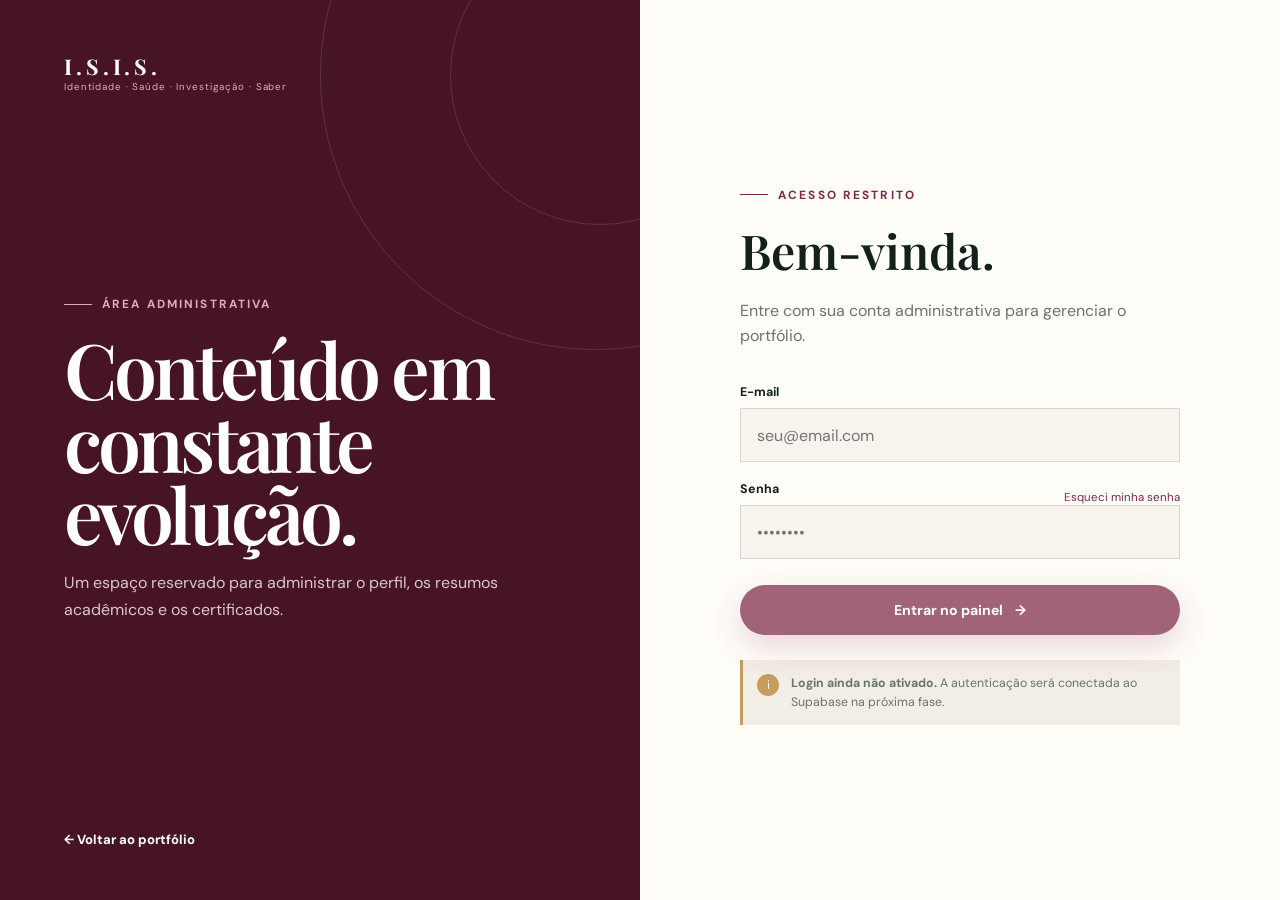
<file: login.html>
<!DOCTYPE html>
<html lang="pt-BR">
<head>

  <meta charset="UTF-8">

  <meta
    name="viewport"
    content="width=device-width, initial-scale=1.0"
  >

  <meta
    name="description"
    content="Área administrativa do portfólio I.S.I.S."
  >

  <title>Área administrativa | I.S.I.S.</title>

  <link
  rel="icon"
  type="image/svg+xml"
  href="assets/favicon.svg"
>

  <link rel="preconnect" href="https://fonts.googleapis.com">

  <link
    rel="preconnect"
    href="https://fonts.gstatic.com"
    crossorigin
  >

  <link
    href="https://fonts.googleapis.com/css2?family=DM+Sans:wght@400;500;600;700&family=Playfair+Display:wght@600;700&display=swap"
    rel="stylesheet"
  >

  <link rel="stylesheet" href="css/styles.css">

</head>

<body class="login-body">

  <main class="login-page">

    <section class="login-presentation">

      <a
  class="login-logo"
  href="./index.html"
  aria-label="Voltar para o portfólio"
>
  <strong>I.S.I.S.</strong>
  <span>Identidade · Saúde · Investigação · Saber</span>
</a>

      <div class="login-message">

        <p class="eyebrow light-eyebrow">
          <span></span>
          Área administrativa
        </p>

        <h1>Conteúdo em constante evolução.</h1>

        <p>
          Um espaço reservado para administrar o perfil,
          os resumos acadêmicos e os certificados.
        </p>

      </div>

      <a class="back-link" href="./index.html">
  ← Voltar ao portfólio
</a>

      <div class="login-circle circle-one"></div>
      <div class="login-circle circle-two"></div>

    </section>

    <section class="login-area">

      <form class="login-card" id="login-form">

        <div class="mobile-login-logo">
          <strong>I.S.I.S.</strong>
          <span>Área administrativa</span>
        </div>

        <p class="eyebrow">
          <span></span>
          Acesso restrito
        </p>

        <h2>Bem-vinda.</h2>

        <p class="login-description">
          Entre com sua conta administrativa para gerenciar
          o portfólio.
        </p>

        <label for="email">E-mail</label>

        <input
          id="email"
          name="email"
          type="email"
          autocomplete="email"
          placeholder="seu@email.com"
          disabled
        >

        <div class="password-label">

          <label for="password">Senha</label>

          <button type="button" disabled>
            Esqueci minha senha
          </button>

        </div>

        <input
          id="password"
          name="password"
          type="password"
          autocomplete="current-password"
          placeholder="••••••••"
          disabled
        >

        <button
          class="button button-primary login-submit"
          type="submit"
          disabled
        >
          Entrar no painel <span>→</span>
        </button>

        <div class="prototype-alert">

          <span>i</span>

          <p>
            <strong>Login ainda não ativado.</strong>
            A autenticação será conectada ao Supabase
            na próxima fase.
          </p>

        </div>

      </form>

    </section>

  </main>

  <script src="js/main.js"></script>

</body>
</html>
</file>
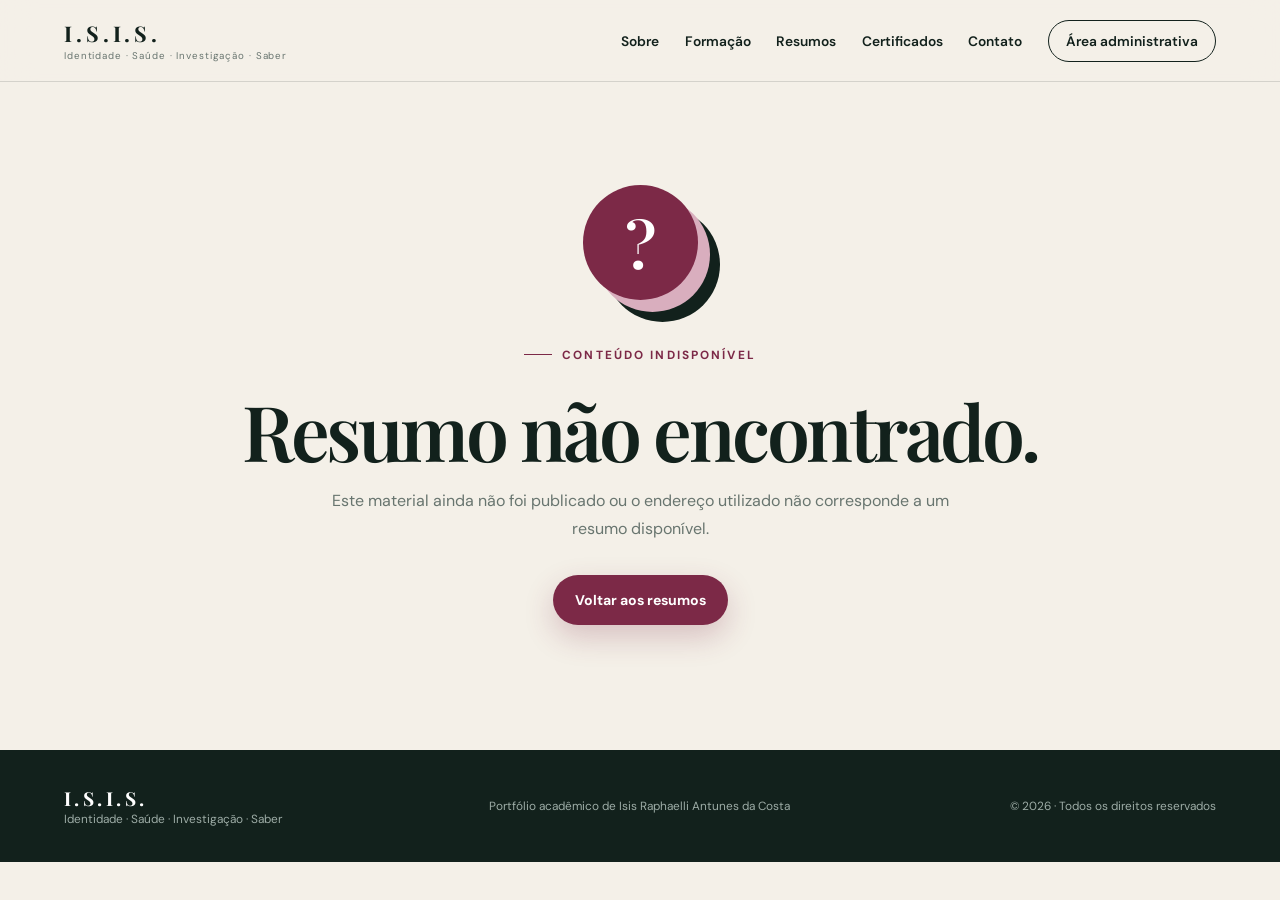
<file: resumo.html>
<!DOCTYPE html>
<html lang="pt-BR">
<head>

  <meta charset="UTF-8">

  <meta
    name="viewport"
    content="width=device-width, initial-scale=1.0"
  >

  <meta
    name="description"
    content="Visualização de resumo acadêmico do portfólio I.S.I.S."
  >

  <title>Resumo acadêmico | I.S.I.S.</title>

  <link
    rel="icon"
    type="image/svg+xml"
    href="assets/favicon.svg"
  >

  <link rel="preconnect" href="https://fonts.googleapis.com">

  <link
    rel="preconnect"
    href="https://fonts.gstatic.com"
    crossorigin
  >

  <link
    href="https://fonts.googleapis.com/css2?family=DM+Sans:wght@400;500;600;700&family=Playfair+Display:ital,wght@0,600;0,700;1,600&display=swap"
    rel="stylesheet"
  >

  <link rel="stylesheet" href="css/styles.css">
  <link rel="stylesheet" href="css/resumo-detalhes.css">

</head>

<body class="summary-details-page">

  <header class="header summary-details-header">

    <a
      class="logo"
      href="./index.html"
      aria-label="Voltar para o início"
    >
      <strong>I.S.I.S.</strong>
      <span>Identidade · Saúde · Investigação · Saber</span>
    </a>

    <button
      class="menu-button"
      type="button"
      aria-expanded="false"
      aria-controls="navigation"
    >
      <span></span>
      <span></span>
      <span></span>

      <b class="sr-only">Abrir menu</b>
    </button>

    <nav
      id="navigation"
      class="navigation"
      aria-label="Navegação principal"
    >
      <a href="./index.html#sobre">Sobre</a>
      <a href="./index.html#formacao">Formação</a>
      <a href="./resumos.html">Resumos</a>
      <a href="./index.html#certificados">Certificados</a>
      <a href="./index.html#contato">Contato</a>

      <a class="nav-login" href="./login.html">
        Área administrativa
      </a>
    </nav>

  </header>

  <main>

    <!-- Carregamento -->
    <section
      class="summary-feedback"
      id="summary-loading"
      hidden
    >
      <div class="feedback-symbol loading-symbol">I.</div>

      <p class="eyebrow">
        <span></span>
        Biblioteca acadêmica
      </p>

      <h1>Carregando resumo...</h1>
    </section>

    <!-- Resumo não encontrado -->
    <section
      class="summary-feedback"
      id="summary-not-found"
    >
      <div class="feedback-symbol">?</div>

      <p class="eyebrow">
        <span></span>
        Conteúdo indisponível
      </p>

      <h1>Resumo não encontrado.</h1>

      <p>
        Este material ainda não foi publicado ou o endereço
        utilizado não corresponde a um resumo disponível.
      </p>

      <a class="button button-primary" href="./resumos.html">
        Voltar aos resumos
      </a>
    </section>

    <!-- Conteúdo completo do resumo -->
    <article
      class="summary-content"
      id="summary-content"
      hidden
    >

      <header class="summary-cover">

        <div class="summary-cover-decoration"></div>

        <div class="summary-cover-content">

          <a class="summary-back" href="./resumos.html">
            <span>←</span>
            Todos os resumos
          </a>

          <p class="eyebrow light-eyebrow">
            <span></span>
            Resumo acadêmico
          </p>

          <div class="summary-metadata">

            <span id="summary-category"></span>
            <span id="summary-semester"></span>
            <span id="summary-date"></span>

          </div>

          <h1 id="summary-title"></h1>

          <p
            class="summary-description"
            id="summary-description"
          ></p>

          <div
            class="summary-keywords"
            id="summary-keywords"
            aria-label="Palavras-chave"
          ></div>

        </div>

        <aside class="summary-information">

          <span class="information-number">I.</span>

          <div>
            <small>DISCIPLINA</small>
            <strong id="summary-discipline"></strong>
          </div>

          <div>
            <small>PUBLICAÇÃO</small>
            <strong id="summary-publication"></strong>
          </div>

        </aside>

      </header>

      <section class="summary-pages-section">

        <div class="summary-pages-heading">

          <div>

            <p class="eyebrow">
              <span></span>
              Material completo
            </p>

            <h2>Páginas do resumo.</h2>

          </div>

          <a
            class="button button-outline"
            id="summary-pdf"
            href="#"
            target="_blank"
            rel="noopener noreferrer"
            hidden
          >
            Abrir PDF <span>↗</span>
          </a>

        </div>

        <div
          class="summary-pages"
          id="summary-pages"
        ></div>

        <div
          class="pages-empty"
          id="pages-empty"
          hidden
        >
          <p>
            As páginas deste resumo ainda não estão disponíveis.
          </p>
        </div>

      </section>

    </article>

  </main>

  <footer class="footer">

    <div class="footer-brand">
      <strong>I.S.I.S.</strong>
      <span>Identidade · Saúde · Investigação · Saber</span>
    </div>

    <p>
      Portfólio acadêmico de Isis Raphaelli Antunes da Costa
    </p>

    <p>
      © <span id="year"></span> · Todos os direitos reservados
    </p>

  </footer>

  <script src="js/main.js"></script>
  <script src="js/resumo-detalhes.js"></script>

</body>
</html>
</file>
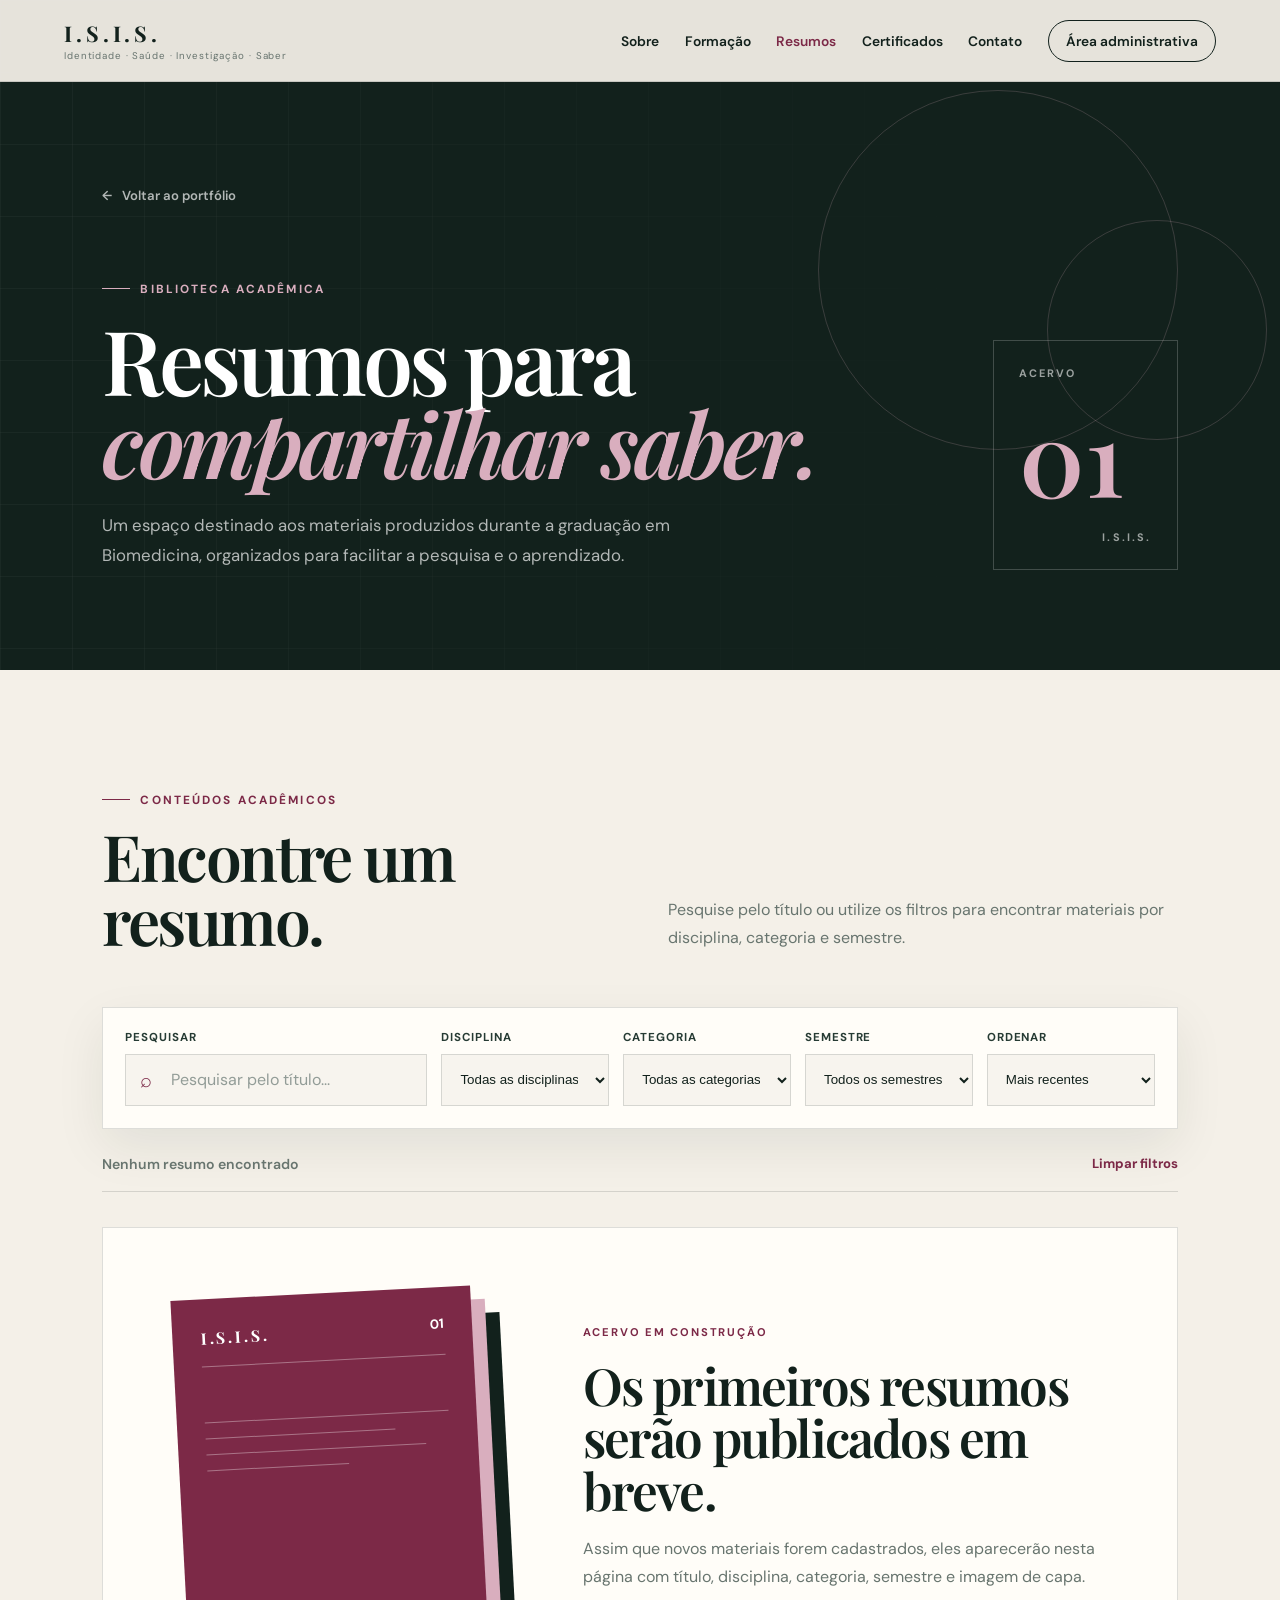
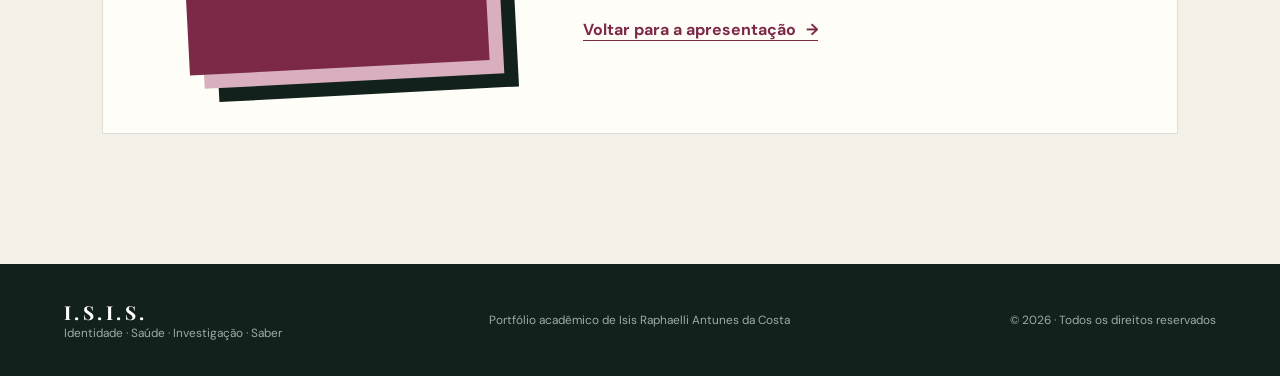
<file: resumos.html>
<!DOCTYPE html>
<html lang="pt-BR">
<head>

  <meta charset="UTF-8">

  <meta
    name="viewport"
    content="width=device-width, initial-scale=1.0"
  >

  <meta
    name="description"
    content="Resumos acadêmicos de Biomedicina de Isis Raphaelli Antunes da Costa."
  >

  <title>Resumos acadêmicos | I.S.I.S.</title>

  <link
  rel="icon"
  type="image/svg+xml"
  href="assets/favicon.svg"
>

  <link rel="preconnect" href="https://fonts.googleapis.com">

  <link
    rel="preconnect"
    href="https://fonts.gstatic.com"
    crossorigin
  >

  <link
    href="https://fonts.googleapis.com/css2?family=DM+Sans:wght@400;500;600;700&family=Playfair+Display:ital,wght@0,600;0,700;1,600&display=swap"
    rel="stylesheet"
  >

  <!-- Estilos gerais compartilhados com o portfólio. -->
  <link rel="stylesheet" href="css/styles.css">

  <!-- Estilos específicos da página de resumos. -->
  <link rel="stylesheet" href="css/resumos.css">

</head>

<body class="summaries-page">

  <header class="header summaries-header">

    <a
      class="logo"
      href="./index.html"
      aria-label="Voltar para o início"
    >
      <strong>I.S.I.S.</strong>
      <span>Identidade · Saúde · Investigação · Saber</span>
    </a>

    <button
      class="menu-button"
      type="button"
      aria-expanded="false"
      aria-controls="navigation"
    >
      <span></span>
      <span></span>
      <span></span>

      <b class="sr-only">
        Abrir menu
      </b>
    </button>

    <nav
      id="navigation"
      class="navigation"
      aria-label="Navegação principal"
    >
      <a href="./index.html#sobre">Sobre</a>

      <a href="./index.html#formacao">
        Formação
      </a>

      <a
        class="active-navigation"
        href="./resumos.html"
        aria-current="page"
      >
        Resumos
      </a>

      <a href="./index.html#certificados">
        Certificados
      </a>

      <a href="./index.html#contato">
        Contato
      </a>

      <a class="nav-login" href="./login.html">
        Área administrativa
      </a>
    </nav>

  </header>

  <main>

    <!-- Apresentação da biblioteca. -->
    <section class="summaries-hero">

      <div class="summaries-decoration summaries-decoration-one"></div>
      <div class="summaries-decoration summaries-decoration-two"></div>

      <div class="summaries-hero-content reveal">

        <a class="page-back-link" href="./index.html">
          <span>←</span>
          Voltar ao portfólio
        </a>

        <p class="eyebrow">
          <span></span>
          Biblioteca acadêmica
        </p>

        <h1>
          Resumos para<br>
          <em>compartilhar saber.</em>
        </h1>

        <p>
          Um espaço destinado aos materiais produzidos durante
          a graduação em Biomedicina, organizados para facilitar
          a pesquisa e o aprendizado.
        </p>

      </div>

      <div class="summaries-hero-number reveal">
        <span>ACERVO</span>
        <strong>01</strong>
        <small>I.S.I.S.</small>
      </div>

    </section>

    <!-- Área de pesquisa e filtros. -->
    <section class="summary-library">

      <div class="library-heading reveal">

        <div>

          <p class="eyebrow">
            <span></span>
            Conteúdos acadêmicos
          </p>

          <h2>Encontre um resumo.</h2>

        </div>

        <p>
          Pesquise pelo título ou utilize os filtros para encontrar
          materiais por disciplina, categoria e semestre.
        </p>

      </div>

      <div
        class="summary-controls reveal"
        aria-label="Filtros de resumos"
      >

        <div class="search-field">

          <label for="summary-search">
            Pesquisar
          </label>

          <div class="search-input-wrapper">

            <span aria-hidden="true">⌕</span>

            <input
              id="summary-search"
              name="summary-search"
              type="search"
              placeholder="Pesquisar pelo título..."
            >

          </div>

        </div>

        <div class="filter-field">

          <label for="discipline-filter">
            Disciplina
          </label>

          <select
            id="discipline-filter"
            name="discipline-filter"
          >
            <option value="">
              Todas as disciplinas
            </option>
          </select>

        </div>

        <div class="filter-field">

          <label for="category-filter">
            Categoria
          </label>

          <select
            id="category-filter"
            name="category-filter"
          >
            <option value="">
              Todas as categorias
            </option>
          </select>

        </div>

        <div class="filter-field">

          <label for="semester-filter">
            Semestre
          </label>

          <select
            id="semester-filter"
            name="semester-filter"
          >
            <option value="">
              Todos os semestres
            </option>
          </select>

        </div>

        <div class="filter-field">

          <label for="order-filter">
            Ordenar
          </label>

          <select
            id="order-filter"
            name="order-filter"
          >
            <option value="recent">
              Mais recentes
            </option>

            <option value="oldest">
              Mais antigos
            </option>

            <option value="alphabetical">
              Ordem alfabética
            </option>
          </select>

        </div>

      </div>

      <div class="library-status reveal">

        <p id="results-counter">
          Nenhum resumo publicado
        </p>

        <button
          class="clear-filters-button"
          id="clear-filters"
          type="button"
        >
          Limpar filtros
        </button>

      </div>

      <!--
        Futuramente os cards carregados pelo Supabase
        serão inseridos dentro deste elemento.
      -->
      <div
        class="summary-grid"
        id="summary-grid"
        aria-live="polite"
      ></div>

      <!-- Estado exibido enquanto não existem publicações. -->
      <div class="summary-empty-state reveal" id="summary-empty">

        <div class="empty-paper" aria-hidden="true">

          <div class="empty-paper-top">
            <span>I.S.I.S.</span>
            <small>01</small>
          </div>

          <div class="empty-paper-lines">
            <span></span>
            <span></span>
            <span></span>
            <span></span>
          </div>

        </div>

        <div class="empty-message">

          <span class="empty-label">
            ACERVO EM CONSTRUÇÃO
          </span>

          <h2>Os primeiros resumos serão publicados em breve.</h2>

          <p>
            Assim que novos materiais forem cadastrados, eles
            aparecerão nesta página com título, disciplina,
            categoria, semestre e imagem de capa.
          </p>

          <a class="text-link" href="./index.html">
            Voltar para a apresentação
            <span>→</span>
          </a>

        </div>

      </div>

    </section>

  </main>

  <footer class="footer">

    <div class="footer-brand">
      <strong>I.S.I.S.</strong>
      <span>Identidade · Saúde · Investigação · Saber</span>
    </div>

    <p>
      Portfólio acadêmico de Isis Raphaelli Antunes da Costa
    </p>

    <p>
      © <span id="year"></span> · Todos os direitos reservados
    </p>

  </footer>

  <script src="js/main.js"></script>
  <script src="js/resumos.js"></script>

</body>
</html>
</file>
<file: css/styles.css>
:root {
  --ink: #12211c;
  --ink-soft: #263b34;
  --cream: #f4f0e8;
  --paper: #fffdf8;
  --wine: #7c2947;
  --wine-dark: #471426;
  --rose: #d9aebe;
  --mint: #bfd6c9;
  --gold: #c79c5d;
  --muted: #68756f;
  --line: rgba(18, 33, 28, 0.14);
  --shadow: 0 24px 70px rgba(18, 33, 28, 0.14);
}

* {
  box-sizing: border-box;
}

/* Esconde corretamente qualquer elemento com o atributo hidden. */
[hidden] {
  display: none !important;
}

html {
  scroll-behavior: smooth;
}

body {
  margin: 0;
  overflow-x: hidden;
  color: var(--ink);
  background: var(--cream);
  font-family: "DM Sans", sans-serif;
}

a {
  color: inherit;
  text-decoration: none;
}

button,
input {
  font: inherit;
}

.sr-only {
  position: absolute;
  width: 1px;
  height: 1px;
  overflow: hidden;
  clip: rect(0, 0, 0, 0);
}

/* CABEÇALHO */

.header {
  position: fixed;
  inset: 0 0 auto;
  z-index: 50;
  min-height: 82px;
  display: flex;
  align-items: center;
  justify-content: space-between;
  padding: 16px clamp(22px, 5vw, 76px);
  transition: 0.3s;
}

.header.scrolled {
  min-height: 70px;
  background: rgba(244, 240, 232, 0.94);
  border-bottom: 1px solid var(--line);
  backdrop-filter: blur(16px);
}

.logo {
  display: flex;
  flex-direction: column;
  gap: 2px;
}

.logo strong,
.login-logo strong {
  font: 700 1.35rem "Playfair Display", serif;
  letter-spacing: 0.18em;
}

.logo span,
.login-logo span {
  color: var(--muted);
  font-size: 0.61rem;
  letter-spacing: 0.09em;
}

.navigation {
  display: flex;
  align-items: center;
  gap: clamp(14px, 2vw, 28px);
  font-size: 0.86rem;
  font-weight: 600;
}

.navigation > a:not(.nav-login) {
  position: relative;
}

.navigation > a:not(.nav-login)::after {
  content: "";
  position: absolute;
  right: 100%;
  bottom: -6px;
  left: 0;
  height: 1px;
  background: var(--wine);
  transition: 0.25s;
}

.navigation > a:hover::after {
  right: 0;
}

.nav-login {
  padding: 11px 17px;
  border: 1px solid var(--ink);
  border-radius: 100px;
  transition: 0.25s;
}

.nav-login:hover {
  color: white;
  background: var(--ink);
}

.menu-button {
  display: none;
  width: 44px;
  height: 44px;
  padding: 11px;
  border: 1px solid var(--ink);
  border-radius: 50%;
  background: transparent;
}

.menu-button span {
  display: block;
  width: 100%;
  height: 1px;
  margin: 4px 0;
  background: var(--ink);
}

/* APRESENTAÇÃO */

.hero {
  position: relative;
  min-height: 100vh;
  display: grid;
  grid-template-columns: 1.1fr 0.9fr;
  align-items: center;
  gap: 7vw;
  padding: 125px clamp(22px, 8vw, 120px) 90px;
  overflow: hidden;
}

.hero::before {
  content: "";
  position: absolute;
  inset: 0;
  opacity: 0.23;
  pointer-events: none;
  background-image:
    linear-gradient(var(--line) 1px, transparent 1px),
    linear-gradient(90deg, var(--line) 1px, transparent 1px);
  background-size: 72px 72px;
  mask-image: linear-gradient(to right, black, transparent 72%);
}

.hero-content,
.hero-visual {
  position: relative;
  z-index: 2;
}

.eyebrow {
  display: flex;
  align-items: center;
  gap: 10px;
  color: var(--wine);
  font-size: 0.74rem;
  font-weight: 700;
  letter-spacing: 0.18em;
  text-transform: uppercase;
}

.eyebrow > span {
  width: 28px;
  height: 1px;
  background: currentColor;
}

.hero h1 {
  margin: 22px 0;
  font: 600 clamp(4rem, 7.5vw, 8rem) / 0.86
    "Playfair Display", serif;
  letter-spacing: -0.055em;
}

.hero h1 em {
  color: var(--wine);
  font-weight: 600;
}

.hero-name {
  margin: 0 0 15px;
  font-size: 1.15rem;
  font-weight: 700;
}

.hero-description {
  max-width: 620px;
  color: var(--muted);
  font-size: 1.05rem;
  line-height: 1.75;
}

.hero-buttons {
  display: flex;
  flex-wrap: wrap;
  gap: 12px;
  margin-top: 34px;
}

.button {
  display: inline-flex;
  align-items: center;
  justify-content: center;
  gap: 12px;
  min-height: 50px;
  padding: 0 22px;
  border-radius: 100px;
  font-size: 0.88rem;
  font-weight: 700;
  transition: transform 0.25s, background 0.25s;
}

.button:hover {
  transform: translateY(-2px);
}

.button-primary {
  color: white;
  background: var(--wine);
  box-shadow: 0 12px 30px rgba(124, 41, 71, 0.24);
}

.button-primary:hover {
  background: var(--wine-dark);
}

.button-outline {
  border: 1px solid var(--ink);
}

.button-light {
  color: var(--wine-dark);
  background: white;
}

/* FOTO */

.hero-visual {
  width: min(100%, 470px);
  margin-left: auto;
}

.photo-frame {
  position: relative;
  aspect-ratio: 4 / 5;
  padding: 12px;
  background: var(--paper);
  border: 1px solid rgba(255, 255, 255, 0.7);
  border-radius: 52% 52% 18px 18px;
  box-shadow: var(--shadow);
}

.photo-placeholder {
  width: 100%;
  height: 100%;
  display: flex;
  flex-direction: column;
  align-items: center;
  justify-content: center;
  color: rgba(18, 33, 28, 0.55);
  background: linear-gradient(145deg, var(--mint), #e4ece7);
  border-radius: inherit;
}

.photo-placeholder span {
  font: 600 clamp(5rem, 9vw, 8rem)
    "Playfair Display", serif;
}

.photo-placeholder small {
  font-size: 0.68rem;
  letter-spacing: 0.18em;
  text-transform: uppercase;
}

.photo-frame img {
  width: 100%;
  height: 100%;
  object-fit: cover;
  border-radius: inherit;
}

.floating-card {
  position: absolute;
  bottom: 48px;
  left: -70px;
  min-width: 230px;
  display: flex;
  align-items: center;
  gap: 15px;
  padding: 18px;
  background: rgba(255, 253, 248, 0.94);
  border: 1px solid white;
  border-radius: 12px;
  box-shadow: 0 18px 45px rgba(18, 33, 28, 0.16);
  backdrop-filter: blur(12px);
}

.card-icon {
  width: 42px;
  height: 42px;
  display: grid;
  place-items: center;
  color: white;
  background: var(--wine);
  border-radius: 50%;
}

.floating-card small {
  display: block;
  color: var(--wine);
  font-size: 0.62rem;
  font-weight: 700;
  letter-spacing: 0.14em;
}

.floating-card strong {
  display: block;
  margin: 3px 0;
}

.floating-card p {
  margin: 0;
  color: var(--muted);
  font-size: 0.75rem;
}

.year-badge {
  position: absolute;
  top: 35px;
  right: -35px;
  width: 96px;
  height: 96px;
  display: grid;
  place-content: center;
  text-align: center;
  color: white;
  background: var(--wine-dark);
  border-radius: 50%;
}

.year-badge small {
  font-size: 0.55rem;
  letter-spacing: 0.14em;
}

.year-badge strong {
  font: 600 1.45rem "Playfair Display", serif;
}

.hero-decoration {
  position: absolute;
  border: 1px solid rgba(124, 41, 71, 0.2);
  border-radius: 50%;
}

.decoration-one {
  top: -180px;
  right: -200px;
  width: 430px;
  height: 430px;
}

.decoration-two {
  top: -90px;
  right: -80px;
  width: 250px;
  height: 250px;
}

.scroll-indicator {
  position: absolute;
  bottom: 28px;
  left: clamp(22px, 8vw, 120px);
  display: flex;
  align-items: center;
  gap: 10px;
  color: var(--muted);
  font-size: 0.68rem;
  letter-spacing: 0.15em;
  text-transform: uppercase;
}

.scroll-indicator span {
  width: 34px;
  height: 1px;
  background: var(--muted);
}

/* INFORMAÇÕES RÁPIDAS */

.quick-info {
  display: grid;
  grid-template-columns: repeat(4, 1fr);
  padding: 0 clamp(22px, 6vw, 90px);
  color: white;
  background: var(--ink);
}

.quick-info > div {
  position: relative;
  padding: 31px 28px;
  border-right: 1px solid rgba(255, 255, 255, 0.12);
}

.quick-info span {
  position: absolute;
  top: 17px;
  right: 20px;
  color: rgba(255, 255, 255, 0.25);
  font: 600 1.6rem "Playfair Display", serif;
}

.quick-info p {
  margin: 0 0 7px;
  color: var(--rose);
  font-size: 0.65rem;
  letter-spacing: 0.14em;
  text-transform: uppercase;
}

/* SEÇÕES */

.section {
  padding: 120px clamp(22px, 8vw, 120px);
}

.about {
  display: grid;
  grid-template-columns: 0.9fr 1.1fr;
  gap: 10vw;
}

.section h2,
.contact h2 {
  margin: 15px 0 0;
  font: 600 clamp(2.8rem, 5vw, 5.3rem) / 0.98
    "Playfair Display", serif;
  letter-spacing: -0.045em;
}

.about-content {
  color: var(--muted);
  font-size: 1.05rem;
  line-height: 1.8;
}

.about-content .large-text {
  color: var(--ink);
  font: 600 clamp(1.5rem, 2.5vw, 2.3rem) / 1.35
    "Playfair Display", serif;
}

.editable-note {
  margin: 28px 0;
  padding: 15px 18px;
  border-left: 3px solid var(--wine);
  background: rgba(255, 255, 255, 0.45);
  font-size: 0.84rem;
}

.text-link {
  display: inline-flex;
  gap: 10px;
  color: var(--wine);
  font-weight: 700;
  border-bottom: 1px solid var(--wine);
}

.section-heading {
  display: flex;
  align-items: end;
  justify-content: space-between;
  gap: 60px;
  margin-bottom: 55px;
}

.section-heading > div {
  max-width: 760px;
}

.section-heading > p {
  max-width: 440px;
  color: var(--muted);
  line-height: 1.7;
}

/* FORMAÇÃO */

.education {
  color: white;
  background: var(--wine-dark);
}

.light-eyebrow {
  color: var(--rose);
}

.education .section-heading > p {
  color: #d6c4ca;
}

.education-grid {
  display: grid;
  grid-template-columns: 1.6fr 0.7fr;
  gap: 18px;
}

.education-main,
.education-side {
  padding: 34px;
  border: 1px solid rgba(255, 255, 255, 0.16);
  background: rgba(255, 255, 255, 0.055);
}

.education-top {
  display: flex;
  justify-content: space-between;
  padding-bottom: 50px;
  color: var(--rose);
  font-size: 0.68rem;
  font-weight: 700;
  letter-spacing: 0.14em;
  text-transform: uppercase;
}

.education-body {
  display: flex;
  align-items: center;
  gap: 24px;
}

.education-icon {
  flex: 0 0 74px;
  height: 74px;
  display: grid;
  place-items: center;
  color: var(--wine-dark);
  background: var(--rose);
  border-radius: 50%;
  font-size: 1.6rem;
}

.education-body p {
  color: var(--rose);
}

.education-body h3 {
  margin: 7px 0 14px;
  font: 600 clamp(1.7rem, 3vw, 2.8rem)
    "Playfair Display", serif;
}

.education-body small {
  color: #d6c4ca;
}

.education-side {
  min-height: 300px;
  display: flex;
  flex-direction: column;
  justify-content: end;
}

.education-side span {
  margin-bottom: auto;
  color: var(--rose);
  font-size: 0.68rem;
  letter-spacing: 0.14em;
  text-transform: uppercase;
}

.education-side h3 {
  margin: 0;
  font: 600 2.6rem "Playfair Display", serif;
}

.education-side p {
  color: #d6c4ca;
}

/* ÁREAS */

.interest-grid {
  display: grid;
  grid-template-columns: repeat(3, 1fr);
  border-top: 1px solid var(--line);
  border-left: 1px solid var(--line);
}

.interest-grid article {
  position: relative;
  min-height: 330px;
  padding: 30px;
  border-right: 1px solid var(--line);
  border-bottom: 1px solid var(--line);
  transition: 0.3s;
}

.interest-grid article:hover {
  color: white;
  background: var(--wine);
  transform: translateY(-5px);
}

.interest-grid article > span {
  color: var(--wine);
  font-size: 0.72rem;
}

.interest-grid article:hover > span,
.interest-grid article:hover p {
  color: #ead8df;
}

.interest-symbol {
  margin: 55px 0 30px;
  font: 600 2.8rem "Playfair Display", serif;
}

.interest-grid h3 {
  font: 600 1.65rem "Playfair Display", serif;
}

.interest-grid p {
  color: var(--muted);
  line-height: 1.65;
}

/* RESUMOS */

.summaries {
  display: grid;
  grid-template-columns: 0.85fr 1.15fr;
  align-items: center;
  gap: 8vw;
  overflow: hidden;
  color: white;
  background: var(--ink-soft);
}

.summaries-intro h2 {
  margin-bottom: 28px;
}

.summaries-intro > p:not(.eyebrow) {
  color: #bdc9c4;
  line-height: 1.75;
}

.summaries-intro .button {
  margin-top: 20px;
}

.summary-preview {
  position: relative;
  height: 530px;
}

.paper {
  position: absolute;
  inset: 0;
  padding: 34px;
  color: var(--ink);
  background: var(--paper);
  box-shadow: var(--shadow);
}

.paper-back {
  transform: rotate(8deg) translate(35px, 10px);
  background: var(--rose);
}

.paper-middle {
  transform: rotate(-4deg) translate(-20px, 14px);
  background: var(--mint);
}

.paper-front {
  display: flex;
  flex-direction: column;
}

.paper-header,
.paper-footer {
  display: flex;
  align-items: center;
  justify-content: space-between;
  padding-bottom: 18px;
  border-bottom: 1px solid var(--line);
}

.paper-header span {
  font: 700 1.2rem "Playfair Display", serif;
  letter-spacing: 0.16em;
}

.paper-header small,
.paper-footer {
  color: var(--muted);
  font-size: 0.62rem;
  letter-spacing: 0.13em;
}

.paper-content {
  margin: auto 0;
}

.paper-tag {
  padding: 7px 10px;
  color: var(--wine);
  background: #f0dfe5;
  font-size: 0.6rem;
  font-weight: 700;
  letter-spacing: 0.12em;
}

.paper-content h3 {
  max-width: 440px;
  margin: 20px 0;
  font: 600 clamp(2rem, 3.5vw, 3.4rem) / 1.05
    "Playfair Display", serif;
}

.paper-content p {
  max-width: 440px;
  color: var(--muted);
  line-height: 1.7;
}

.paper-footer {
  padding: 18px 0 0;
  border-top: 1px solid var(--line);
  border-bottom: 0;
}

/* CERTIFICADOS */

.certificate-empty {
  min-height: 260px;
  display: grid;
  grid-template-columns: 120px 1fr 100px;
  align-items: center;
  gap: 35px;
  padding: 40px;
  background: var(--paper);
  border: 1px solid var(--line);
  box-shadow: 0 16px 50px rgba(18, 33, 28, 0.07);
}

.certificate-mark {
  color: var(--wine);
  font: 600 4.8rem "Playfair Display", serif;
}

.certificate-empty span {
  color: var(--wine);
  font-size: 0.66rem;
  font-weight: 700;
  letter-spacing: 0.14em;
}

.certificate-empty h3 {
  margin: 10px 0;
  font: 600 clamp(1.5rem, 2.6vw, 2.5rem)
    "Playfair Display", serif;
}

.certificate-empty p {
  color: var(--muted);
}

.certificate-seal {
  width: 86px;
  height: 86px;
  display: grid;
  place-items: center;
  color: var(--wine);
  border: 1px solid var(--wine);
  border-radius: 50%;
  font-size: 1.8rem;
}

/* CONTATO */

.contact {
  position: relative;
  overflow: hidden;
  padding: 130px 22px;
  color: white;
  text-align: center;
  background: var(--wine);
}

.contact-content {
  position: relative;
  z-index: 2;
}

.contact .eyebrow {
  justify-content: center;
}

.contact h2 {
  font-size: clamp(3.2rem, 7vw, 7rem);
}

.contact p:not(.eyebrow) {
  max-width: 560px;
  margin: 28px auto;
  color: #ead8df;
  font-size: 1.05rem;
}

.contact-orbit {
  position: absolute;
  top: 50%;
  left: 50%;
  border: 1px solid rgba(255, 255, 255, 0.15);
  border-radius: 50%;
  transform: translate(-50%, -50%);
}

.orbit-one {
  width: 620px;
  height: 620px;
}

.orbit-two {
  width: 880px;
  height: 880px;
}

/* RODAPÉ */

.footer {
  display: grid;
  grid-template-columns: 1fr 1fr 1fr;
  align-items: center;
  gap: 25px;
  padding: 35px clamp(22px, 5vw, 76px);
  color: white;
  background: var(--ink);
  font-size: 0.74rem;
}

.footer-brand {
  display: flex;
  flex-direction: column;
}

.footer-brand strong {
  font: 700 1.2rem "Playfair Display", serif;
  letter-spacing: 0.18em;
}

.footer-brand span,
.footer p {
  color: #9daca6;
}

.footer p {
  margin: 0;
  text-align: center;
}

.footer p:last-child {
  text-align: right;
}

/* ANIMAÇÕES */

.reveal {
  opacity: 0;
  transform: translateY(28px);
  transition: opacity 0.7s ease, transform 0.7s ease;
}

.reveal.visible {
  opacity: 1;
  transform: translateY(0);
}

/* LOGIN */

.login-body {
  background: var(--paper);
}

.login-page {
  min-height: 100vh;
  display: grid;
  grid-template-columns: 1fr 1fr;
}

.login-presentation {
  position: relative;
  overflow: hidden;
  display: flex;
  flex-direction: column;
  justify-content: space-between;
  padding: 52px clamp(30px, 5vw, 80px);
  color: white;
  background: var(--wine-dark);
}

.login-logo {
  position: relative;
  z-index: 2;
  display: flex;
  flex-direction: column;
}

.login-logo span {
  color: var(--rose);
}

.login-message {
  position: relative;
  z-index: 2;
  max-width: 570px;
}

.login-message h1 {
  margin: 20px 0;
  font: 600 clamp(3.2rem, 6vw, 6.5rem) / 0.94
    "Playfair Display", serif;
  letter-spacing: -0.05em;
}

.login-message > p:last-child {
  max-width: 470px;
  color: #d9c6cd;
  line-height: 1.7;
}

.back-link {
  position: relative;
  z-index: 2;
  font-size: 0.82rem;
  font-weight: 700;
}

.login-circle {
  position: absolute;
  border: 1px solid rgba(255, 255, 255, 0.12);
  border-radius: 50%;
}

.circle-one {
  top: -200px;
  right: -230px;
  width: 550px;
  height: 550px;
}

.circle-two {
  top: -75px;
  right: -110px;
  width: 300px;
  height: 300px;
}

.login-area {
  display: grid;
  place-items: center;
  padding: 40px;
}

.login-card {
  width: min(100%, 440px);
}

.login-card h2 {
  margin: 15px 0 8px;
  font: 600 3rem "Playfair Display", serif;
}

.login-description {
  margin-bottom: 35px;
  color: var(--muted);
  line-height: 1.6;
}

.login-card label {
  display: block;
  margin: 19px 0 8px;
  font-size: 0.78rem;
  font-weight: 700;
}

.login-card input {
  width: 100%;
  height: 54px;
  padding: 0 16px;
  border: 1px solid var(--line);
  outline: 0;
  background: #f7f4ee;
}

.password-label {
  display: flex;
  align-items: end;
  justify-content: space-between;
}

.password-label button {
  padding: 0;
  color: var(--wine);
  background: transparent;
  border: 0;
  font-size: 0.72rem;
}

.login-submit {
  width: 100%;
  margin-top: 26px;
  border: 0;
}

.login-submit:disabled {
  opacity: 0.72;
  cursor: not-allowed;
}

.prototype-alert {
  display: flex;
  gap: 12px;
  margin-top: 25px;
  padding: 14px;
  color: var(--muted);
  background: #f2ede5;
  border-left: 3px solid var(--gold);
  font-size: 0.77rem;
  line-height: 1.5;
}

.prototype-alert > span {
  flex: 0 0 22px;
  height: 22px;
  display: grid;
  place-items: center;
  color: white;
  background: var(--gold);
  border-radius: 50%;
}

.prototype-alert p {
  margin: 0;
}

.mobile-login-logo {
  display: none;
}

/* TABLET */

@media (max-width: 980px) {

  .menu-button {
    display: block;
  }

  .navigation {
    position: absolute;
    top: 72px;
    right: 20px;
    left: 20px;
    display: none;
    flex-direction: column;
    align-items: stretch;
    padding: 24px;
    background: var(--paper);
    border: 1px solid var(--line);
    box-shadow: var(--shadow);
  }

  .navigation.open {
    display: flex;
  }

  .nav-login {
    text-align: center;
  }

  .hero {
    grid-template-columns: 1fr;
    padding-top: 130px;
  }

  .hero-content {
    max-width: 760px;
  }

  .hero-visual {
    width: min(80%, 450px);
    margin: 30px auto;
  }

  .floating-card {
    left: -40px;
  }

  .quick-info {
    grid-template-columns: repeat(2, 1fr);
  }

  .about,
  .summaries {
    grid-template-columns: 1fr;
  }

  .summary-preview {
    width: min(100%, 600px);
    margin: 35px auto 0;
  }

  .section-heading {
    align-items: start;
    flex-direction: column;
  }

  .interest-grid {
    grid-template-columns: 1fr;
  }

}

/* CELULAR */

@media (max-width: 720px) {

  .header {
    min-height: 72px;
    padding: 13px 20px;
    background: rgba(244, 240, 232, 0.92);
    backdrop-filter: blur(12px);
  }

  .logo span {
    display: none;
  }

  .hero {
    padding: 115px 20px 75px;
  }

  .hero h1 {
    font-size: clamp(3.6rem, 17vw, 5.4rem);
  }

  .hero-visual {
    width: 85%;
  }

  .floating-card {
    bottom: 25px;
    left: -25px;
    min-width: 205px;
  }

  .year-badge {
    right: -27px;
    width: 83px;
    height: 83px;
  }

  .scroll-indicator {
    display: none;
  }

  .quick-info {
    grid-template-columns: 1fr;
    padding: 0 20px;
  }

  .quick-info > div {
    border-right: 0;
    border-bottom: 1px solid rgba(255, 255, 255, 0.12);
  }

  .section {
    padding: 85px 20px;
  }

  .about {
    gap: 45px;
  }

  .section h2 {
    font-size: 2.75rem;
  }

  .education-grid {
    grid-template-columns: 1fr;
  }

  .education-main,
  .education-side {
    padding: 26px;
  }

  .education-body {
    align-items: start;
    flex-direction: column;
  }

  .education-side {
    min-height: 220px;
  }

  .summary-preview {
    height: 450px;
  }

  .paper {
    padding: 24px;
  }

  .paper-back {
    transform: rotate(5deg) translate(12px, 7px);
  }

  .paper-middle {
    transform: rotate(-3deg) translate(-8px, 8px);
  }

  .certificate-empty {
    grid-template-columns: 1fr;
  }

  .certificate-mark {
    font-size: 3.4rem;
  }

  .certificate-seal {
    width: 68px;
    height: 68px;
  }

  .contact {
    padding: 100px 20px;
  }

  .contact h2 {
    font-size: 3.6rem;
  }

  .footer {
    grid-template-columns: 1fr;
    text-align: center;
  }

  .footer p:last-child {
    text-align: center;
  }

  .login-page {
    grid-template-columns: 1fr;
  }

  .login-presentation {
    display: none;
  }

  .login-area {
    min-height: 100vh;
    padding: 35px 22px;
  }

  .mobile-login-logo {
    display: flex;
    flex-direction: column;
    margin-bottom: 55px;
  }

  .mobile-login-logo strong {
    font: 700 1.35rem "Playfair Display", serif;
    letter-spacing: 0.18em;
  }

  .mobile-login-logo span {
    color: var(--muted);
    font-size: 0.7rem;
  }

}

@media (prefers-reduced-motion: reduce) {

  html {
    scroll-behavior: auto;
  }

  .reveal {
    opacity: 1;
    transform: none;
    transition: none;
  }

}

/* Mensagens do formulário de login. */

.prototype-alert[data-type="error"] {
  color: #7a1f32;
  background: #f7e7eb;
  border-left-color: var(--wine);
}

.prototype-alert[data-type="error"] > span {
  background: var(--wine);
}

.prototype-alert[data-type="success"] {
  color: #214b3d;
  background: #e3eee8;
  border-left-color: #39735f;
}

.prototype-alert[data-type="success"] > span {
  background: #39735f;
}

/* ======================================================
   TRAJETÓRIA PÚBLICA
====================================================== */

.trajectory-empty {
  min-height: 180px;
  display: grid;
  place-items: center;
  align-content: center;
  gap: 15px;
  padding: 35px;
  color: var(--muted);
  background: var(--paper);
  border: 1px solid var(--line);
  text-align: center;
}

.trajectory-empty > span {
  color: var(--wine);
  font-size: 2rem;
}

.trajectory-empty p {
  max-width: 520px;
  margin: 0;
  line-height: 1.65;
}


/* COMPETÊNCIAS */

.public-skills {
  color: white;
  background: var(--ink);
}

.public-skills .section-heading > p {
  color: rgba(255, 255, 255, 0.65);
}

.public-skills-grid {
  display: grid;
  grid-template-columns: repeat(2, minmax(0, 1fr));
  gap: 18px;
}

.public-skill-card {
  min-height: 170px;
  display: grid;
  grid-template-columns: auto minmax(0, 1fr) auto;
  align-items: start;
  gap: 20px;
  padding: 28px;
  background: rgba(255, 255, 255, 0.06);
  border: 1px solid rgba(255, 255, 255, 0.15);
  transition:
    transform 0.3s ease,
    background-color 0.3s ease;
}

.public-skill-card:hover {
  background: rgba(255, 255, 255, 0.09);
  transform: translateY(-4px);
}

.public-skill-number {
  color: var(--rose);
  font-size: 0.68rem;
  font-weight: 700;
  letter-spacing: 0.12em;
}

.public-skill-card h3 {
  margin: 0 0 12px;
  font: 600 1.5rem "Playfair Display", serif;
}

.public-skill-card p {
  margin: 0;
  color: rgba(255, 255, 255, 0.63);
  font-size: 0.85rem;
  line-height: 1.65;
}

.public-skill-card > strong {
  color: var(--rose);
  font-size: 1.4rem;
}

.trajectory-empty-light {
  color: rgba(255, 255, 255, 0.65);
  background: rgba(255, 255, 255, 0.05);
  border-color: rgba(255, 255, 255, 0.15);
}

.trajectory-empty-light > span {
  color: var(--rose);
}


/* RESPONSIVIDADE */

@media (max-width: 780px) {
  .public-skills-grid {
    grid-template-columns: 1fr;
  }

  .public-skill-card {
    min-height: auto;
    padding: 23px;
  }
}

/* ======================================================
   LINKS DA APRESENTAÇÃO
====================================================== */

.about-links {
  display: flex;
  align-items: center;
  flex-wrap: wrap;
  gap: 18px 30px;
}

.about-links .text-link {
  margin: 0;
}

@media (max-width: 520px) {
  .about-links {
    align-items: flex-start;
    flex-direction: column;
    gap: 17px;
  }
}
/* ======================================================
   RESUMO EM DESTAQUE
====================================================== */

.paper-footer a {
  color: var(--wine);
  font-size: 0.72rem;
  font-weight: 700;
  transition:
    color 0.2s ease,
    transform 0.2s ease;
}

.paper-footer a:hover {
  color: var(--ink);
  transform: translateX(3px);
}

/* ======================================================
   CAPA DO RESUMO EM DESTAQUE
====================================================== */

.home-summary-cover {
  width: fit-content;
  max-width: 100%;
  height: 245px;
  margin: 0 auto 22px;
  overflow: hidden;
  background: transparent;
  border: 0;
}

.home-summary-cover[hidden] {
  display: none;
}

.home-summary-cover img {
  display: block;
  width: auto;
  max-width: 100%;
  height: 100%;
  margin: 0 auto;
  object-fit: contain;
  object-position: center;
}


/* ======================================================
   CERTIFICADO EM DESTAQUE
====================================================== */

.certificate-mark {
  width: 120px;
  height: 150px;
  display: grid;
  place-items: center;
  overflow: hidden;
  background: var(--cream);
}

.certificate-mark > span {
  color: var(--wine);
  font: 600 3rem "Playfair Display", serif;
}

.certificate-mark img {
  width: 100%;
  height: 100%;
  display: block;
  padding: 5px;
  object-fit: contain;
  object-position: center;
  background: white;
}

@media (max-width: 720px) {

  .certificate-mark {
    width: min(100%, 280px);
    height: 190px;
  }

  .home-summary-cover {
    width: 100%;
    height: 190px;
  }

  .home-summary-cover img {
    width: 100%;
    height: 100%;
    object-fit: contain;
  }

}
/* Corrige o símbolo da formação */

.education-icon {
  width: 58px;
  height: 58px;
  min-width: 58px;
  min-height: 58px;
  aspect-ratio: 1;
  display: grid;
  place-items: center;
  align-self: start;
  flex-shrink: 0;
  border-radius: 50%;
}

@media (max-width: 720px) {
  .education-icon {
    width: 50px;
    height: 50px;
    min-width: 50px;
    min-height: 50px;
  }
}

/* Cartão de resumo com altura automática */

.summary-preview {
  height: auto;
}

.paper-front {
  position: relative;
  inset: auto;
  min-height: 530px;
}

.paper-content {
  margin: 35px 0;
}

@media (max-width: 720px) {
  .paper-front {
    min-height: 450px;
  }

  .paper-content {
    margin: 28px 0;
  }
}
</file>
<file: css/resumo-detalhes.css>
/* ======================================================
   PÁGINA INDIVIDUAL DO RESUMO
====================================================== */

.summary-details-page {
  min-height: 100vh;
  background: var(--cream);
}

.summary-details-header {
  background: rgba(244, 240, 232, 0.94);
  border-bottom: 1px solid var(--line);
  backdrop-filter: blur(16px);
}


/* ======================================================
   CARREGAMENTO E CONTEÚDO NÃO ENCONTRADO
====================================================== */

.summary-feedback {
  min-height: calc(100vh - 150px);
  display: flex;
  flex-direction: column;
  align-items: center;
  justify-content: center;
  padding: 150px 22px 90px;
  text-align: center;
}

.feedback-symbol {
  width: 115px;
  height: 115px;
  display: grid;
  place-items: center;
  margin-bottom: 35px;
  color: white;
  background: var(--wine);
  border-radius: 50%;
  font: 600 4rem "Playfair Display", serif;
  box-shadow:
    12px 12px 0 var(--rose),
    22px 22px 0 var(--ink);
}

.loading-symbol {
  animation: summary-pulse 1.5s ease-in-out infinite;
}

.summary-feedback h1 {
  margin: 18px 0;
  font:
    600 clamp(3rem, 6vw, 5.8rem) / 1
    "Playfair Display",
    serif;
  letter-spacing: -0.045em;
}

.summary-feedback > p:not(.eyebrow) {
  max-width: 620px;
  margin: 0 0 32px;
  color: var(--muted);
  font-size: 1rem;
  line-height: 1.75;
}

@keyframes summary-pulse {
  50% {
    transform: scale(0.94);
    opacity: 0.7;
  }
}


/* ======================================================
   CAPA DO RESUMO
====================================================== */

.summary-cover {
  position: relative;
  min-height: 720px;
  display: grid;
  grid-template-columns: minmax(0, 1fr) 270px;
  align-items: end;
  gap: clamp(50px, 8vw, 120px);
  padding:
    170px
    clamp(22px, 8vw, 120px)
    100px;
  overflow: hidden;
  color: white;
  background: var(--ink);
}

.summary-cover::before {
  content: "";
  position: absolute;
  inset: 0;
  opacity: 0.13;
  pointer-events: none;
  background-image:
    linear-gradient(
      rgba(255, 255, 255, 0.25) 1px,
      transparent 1px
    ),
    linear-gradient(
      90deg,
      rgba(255, 255, 255, 0.25) 1px,
      transparent 1px
    );
  background-size: 72px 72px;
}

.summary-cover-decoration {
  position: absolute;
  top: 90px;
  right: -120px;
  width: 480px;
  height: 480px;
  border: 1px solid rgba(217, 174, 190, 0.25);
  border-radius: 50%;
}

.summary-cover-content,
.summary-information {
  position: relative;
  z-index: 2;
}

.summary-cover-content {
  max-width: 950px;
}

.summary-back {
  display: inline-flex;
  align-items: center;
  gap: 10px;
  margin-bottom: 60px;
  color: rgba(255, 255, 255, 0.68);
  font-size: 0.82rem;
  font-weight: 600;
  transition:
    color 0.25s,
    transform 0.25s;
}

.summary-back:hover {
  color: white;
  transform: translateX(-4px);
}

.summary-metadata {
  display: flex;
  flex-wrap: wrap;
  gap: 9px;
  margin: 25px 0;
}

.summary-metadata span {
  padding: 8px 12px;
  color: var(--rose);
  border: 1px solid rgba(217, 174, 190, 0.4);
  font-size: 0.7rem;
  font-weight: 700;
  letter-spacing: 0.08em;
  text-transform: uppercase;
}

.summary-cover h1 {
  max-width: 1000px;
  margin: 0;
  font:
    600 clamp(3.4rem, 7vw, 7.2rem) / 0.95
    "Playfair Display",
    serif;
  letter-spacing: -0.05em;
}

.summary-description {
  max-width: 750px;
  margin: 30px 0 0;
  color: rgba(255, 255, 255, 0.7);
  font-size: 1.05rem;
  line-height: 1.75;
}

.summary-keywords {
  display: flex;
  flex-wrap: wrap;
  gap: 10px;
  margin-top: 28px;
}

.summary-keywords span {
  padding: 7px 11px;
  color: rgba(255, 255, 255, 0.78);
  background: rgba(255, 255, 255, 0.07);
  font-size: 0.72rem;
}

.summary-information {
  display: grid;
  gap: 30px;
  padding: 32px;
  border: 1px solid rgba(255, 255, 255, 0.2);
}

.information-number {
  color: var(--rose);
  font: 600 5rem/1 "Playfair Display", serif;
}

.summary-information div {
  padding-top: 20px;
  border-top: 1px solid rgba(255, 255, 255, 0.16);
}

.summary-information small {
  display: block;
  margin-bottom: 8px;
  color: rgba(255, 255, 255, 0.52);
  font-size: 0.65rem;
  font-weight: 700;
  letter-spacing: 0.15em;
}

.summary-information strong {
  font-size: 0.9rem;
  line-height: 1.5;
}


/* ======================================================
   PÁGINAS DO MATERIAL
====================================================== */

.summary-pages-section {
  padding:
    110px
    clamp(22px, 8vw, 120px)
    130px;
}

.summary-pages-heading {
  display: flex;
  align-items: end;
  justify-content: space-between;
  gap: 30px;
  margin-bottom: 60px;
}

.summary-pages-heading h2 {
  margin: 16px 0 0;
  font:
    600 clamp(2.8rem, 5vw, 5rem) / 1
    "Playfair Display",
    serif;
  letter-spacing: -0.04em;
}

.summary-pages {
  display: grid;
  gap: 45px;
  max-width: 1050px;
  margin: 0 auto;
}

.summary-page-image {
  margin: 0;
}

.summary-page-image img {
  width: 100%;
  display: block;
  background: white;
  border: 1px solid var(--line);
  box-shadow: var(--shadow);
}

.summary-page-image figcaption {
  margin-top: 13px;
  color: var(--muted);
  font-size: 0.78rem;
  text-align: center;
}

.pages-empty {
  padding: 65px 25px;
  color: var(--muted);
  background: var(--paper);
  border: 1px solid var(--line);
  text-align: center;
}

.pages-empty p {
  margin: 0;
}


/* ======================================================
   RESPONSIVIDADE
====================================================== */

@media (max-width: 980px) {

  .summary-cover {
    grid-template-columns: 1fr;
  }

  .summary-information {
    max-width: 500px;
    grid-template-columns: repeat(2, 1fr);
  }

  .information-number {
    grid-column: 1 / -1;
  }

}


@media (max-width: 720px) {

  .summary-feedback {
    padding-top: 125px;
  }

  .feedback-symbol {
    width: 90px;
    height: 90px;
    font-size: 3rem;
  }

  .summary-cover {
    min-height: auto;
    padding: 130px 20px 75px;
  }

  .summary-back {
    margin-bottom: 45px;
  }

  .summary-cover h1 {
    font-size: clamp(3rem, 14vw, 4.7rem);
  }

  .summary-information {
    grid-template-columns: 1fr;
    padding: 25px;
  }

  .information-number {
    grid-column: auto;
  }

  .summary-pages-section {
    padding: 80px 20px 95px;
  }

  .summary-pages-heading {
    align-items: flex-start;
    flex-direction: column;
  }

  .summary-pages-heading h2 {
    font-size: 2.8rem;
  }

}
</file>
<file: css/resumos.css>
/* ======================================================
   PÁGINA DE RESUMOS
====================================================== */

.summaries-page {
  min-height: 100vh;
  background: var(--cream);
}

.summaries-header {
  background: rgba(244, 240, 232, 0.94);
  border-bottom: 1px solid var(--line);
  backdrop-filter: blur(16px);
}

.active-navigation {
  color: var(--wine);
}


/* ======================================================
   APRESENTAÇÃO
====================================================== */

.summaries-hero {
  position: relative;
  min-height: 670px;
  display: grid;
  grid-template-columns: 1fr auto;
  align-items: end;
  gap: 60px;
  padding:
    170px
    clamp(22px, 8vw, 120px)
    100px;
  overflow: hidden;
  color: white;
  background: var(--ink);
}

.summaries-hero::before {
  content: "";
  position: absolute;
  inset: 0;
  opacity: 0.12;
  pointer-events: none;
  background-image:
    linear-gradient(
      rgba(255, 255, 255, 0.3) 1px,
      transparent 1px
    ),
    linear-gradient(
      90deg,
      rgba(255, 255, 255, 0.3) 1px,
      transparent 1px
    );
  background-size: 72px 72px;
  mask-image: linear-gradient(
    to right,
    black,
    transparent 80%
  );
}

.summaries-hero-content {
  position: relative;
  z-index: 2;
  max-width: 850px;
}

.page-back-link {
  display: inline-flex;
  align-items: center;
  gap: 10px;
  margin-bottom: 65px;
  color: rgba(255, 255, 255, 0.68);
  font-size: 0.82rem;
  font-weight: 600;
  transition:
    color 0.25s,
    transform 0.25s;
}

.page-back-link:hover {
  color: white;
  transform: translateX(-4px);
}

.summaries-hero .eyebrow {
  color: var(--rose);
}

.summaries-hero h1 {
  margin: 20px 0 28px;
  font:
    600 clamp(3.6rem, 7vw, 7.3rem) / 0.93
    "Playfair Display",
    serif;
  letter-spacing: -0.045em;
}

.summaries-hero h1 em {
  color: var(--rose);
  font-weight: 600;
}

.summaries-hero-content > p:last-child {
  max-width: 660px;
  margin: 0;
  color: rgba(255, 255, 255, 0.68);
  font-size: 1.05rem;
  line-height: 1.75;
}

.summaries-hero-number {
  position: relative;
  z-index: 2;
  width: 185px;
  height: 230px;
  display: flex;
  flex-direction: column;
  justify-content: space-between;
  padding: 25px;
  border: 1px solid rgba(255, 255, 255, 0.2);
}

.summaries-hero-number span,
.summaries-hero-number small {
  color: rgba(255, 255, 255, 0.58);
  font-size: 0.68rem;
  font-weight: 700;
  letter-spacing: 0.2em;
}

.summaries-hero-number strong {
  color: var(--rose);
  font:
    600 6.5rem/1
    "Playfair Display",
    serif;
}

.summaries-hero-number small {
  align-self: flex-end;
}

.summaries-decoration {
  position: absolute;
  border: 1px solid rgba(217, 174, 190, 0.2);
  border-radius: 50%;
}

.summaries-decoration-one {
  top: 90px;
  right: 8%;
  width: 360px;
  height: 360px;
}

.summaries-decoration-two {
  top: 220px;
  right: 1%;
  width: 220px;
  height: 220px;
}


/* ======================================================
   BIBLIOTECA
====================================================== */

.summary-library {
  padding:
    110px
    clamp(22px, 8vw, 120px)
    130px;
}

.library-heading {
  display: flex;
  align-items: end;
  justify-content: space-between;
  gap: 50px;
  margin-bottom: 55px;
}

.library-heading h2 {
  margin: 16px 0 0;
  font:
    600 clamp(2.8rem, 5vw, 5rem) / 1
    "Playfair Display",
    serif;
  letter-spacing: -0.04em;
}

.library-heading > p {
  max-width: 510px;
  margin: 0;
  color: var(--muted);
  line-height: 1.75;
}


/* ======================================================
   PESQUISA E FILTROS
====================================================== */

.summary-controls {
  display: grid;
  grid-template-columns:
    minmax(230px, 1.8fr)
    repeat(4, minmax(150px, 1fr));
  gap: 14px;
  padding: 22px;
  background: var(--paper);
  border: 1px solid var(--line);
  box-shadow: 0 18px 50px rgba(18, 33, 28, 0.08);
}

.search-field,
.filter-field {
  min-width: 0;
}

.summary-controls label {
  display: block;
  margin-bottom: 9px;
  color: var(--ink-soft);
  font-size: 0.72rem;
  font-weight: 700;
  letter-spacing: 0.08em;
  text-transform: uppercase;
}

.search-input-wrapper {
  position: relative;
}

.search-input-wrapper > span {
  position: absolute;
  top: 50%;
  left: 15px;
  color: var(--wine);
  font-size: 1.25rem;
  transform: translateY(-50%);
  pointer-events: none;
}

.summary-controls input,
.summary-controls select {
  width: 100%;
  height: 52px;
  padding: 0 14px;
  color: var(--ink);
  background: #f7f4ee;
  border: 1px solid var(--line);
  border-radius: 0;
  outline: none;
  transition:
    border-color 0.25s,
    box-shadow 0.25s;
}

.summary-controls input {
  padding-left: 45px;
}

.summary-controls input:focus,
.summary-controls select:focus {
  border-color: var(--wine);
  box-shadow: 0 0 0 3px rgba(124, 41, 71, 0.1);
}

.summary-controls input::placeholder {
  color: #929c97;
}

.library-status {
  display: flex;
  align-items: center;
  justify-content: space-between;
  gap: 20px;
  margin: 26px 0 35px;
  padding-bottom: 18px;
  border-bottom: 1px solid var(--line);
}

.library-status p {
  margin: 0;
  color: var(--muted);
  font-size: 0.88rem;
  font-weight: 600;
}

.clear-filters-button {
  padding: 0;
  color: var(--wine);
  background: transparent;
  border: 0;
  cursor: pointer;
  font-size: 0.82rem;
  font-weight: 700;
}

.clear-filters-button:hover {
  text-decoration: underline;
}


/* ======================================================
   CARDS DOS RESUMOS
====================================================== */

.summary-grid {
  display: grid;
  grid-template-columns: repeat(3, minmax(0, 1fr));
  gap: 26px;
}

.summary-card {
  overflow: hidden;
  background: var(--paper);
  border: 1px solid var(--line);
  transition:
    transform 0.3s,
    box-shadow 0.3s;
}

.summary-card:hover {
  transform: translateY(-6px);
  box-shadow: var(--shadow);
}

.summary-card-cover {
  position: relative;
  aspect-ratio: 16 / 10;
  overflow: hidden;
  background: var(--mint);
}

.summary-card-cover img {
  width: 100%;
  height: 100%;
  object-fit: cover;
  transition: transform 0.4s;
}

.summary-card:hover .summary-card-cover img {
  transform: scale(1.04);
}

.summary-card-semester {
  position: absolute;
  right: 14px;
  bottom: 14px;
  padding: 7px 10px;
  color: white;
  background: var(--wine);
  font-size: 0.68rem;
  font-weight: 700;
}

.summary-card-content {
  padding: 25px;
}

.summary-card-category {
  color: var(--wine);
  font-size: 0.7rem;
  font-weight: 700;
  letter-spacing: 0.12em;
  text-transform: uppercase;
}

.summary-card h3 {
  margin: 13px 0 12px;
  font:
    600 1.65rem/1.15
    "Playfair Display",
    serif;
}

.summary-card p {
  margin: 0 0 22px;
  color: var(--muted);
  line-height: 1.65;
}

.summary-card-footer {
  display: flex;
  align-items: center;
  justify-content: space-between;
  gap: 15px;
  padding-top: 18px;
  border-top: 1px solid var(--line);
  font-size: 0.76rem;
}

.summary-card-footer a {
  color: var(--wine);
  font-weight: 700;
}


/* ======================================================
   ESTADO SEM CONTEÚDOS
====================================================== */

.summary-empty-state {
  min-height: 430px;
  display: grid;
  grid-template-columns: 300px 1fr;
  align-items: center;
  gap: clamp(45px, 8vw, 110px);
  padding: 65px clamp(30px, 6vw, 80px);
  background: var(--paper);
  border: 1px solid var(--line);
}

.empty-paper {
  aspect-ratio: 4 / 5;
  padding: 28px;
  color: white;
  background: var(--wine);
  box-shadow:
    14px 14px 0 var(--rose),
    28px 28px 0 var(--ink);
  transform: rotate(-3deg);
}

.empty-paper-top {
  display: flex;
  justify-content: space-between;
  padding-bottom: 18px;
  border-bottom: 1px solid rgba(255, 255, 255, 0.35);
}

.empty-paper-top span {
  font-family: "Playfair Display", serif;
  font-weight: 700;
  letter-spacing: 0.18em;
}

.empty-paper-top small {
  font-weight: 700;
}

.empty-paper-lines {
  display: grid;
  gap: 15px;
  margin-top: 55px;
}

.empty-paper-lines span {
  height: 1px;
  background: rgba(255, 255, 255, 0.35);
}

.empty-paper-lines span:nth-child(2) {
  width: 78%;
}

.empty-paper-lines span:nth-child(3) {
  width: 90%;
}

.empty-paper-lines span:nth-child(4) {
  width: 58%;
}

.empty-message {
  max-width: 650px;
}

.empty-label {
  color: var(--wine);
  font-size: 0.7rem;
  font-weight: 700;
  letter-spacing: 0.16em;
}

.empty-message h2 {
  margin: 18px 0;
  font:
    600 clamp(2.3rem, 4vw, 4rem) / 1.03
    "Playfair Display",
    serif;
  letter-spacing: -0.035em;
}

.empty-message p {
  margin: 0 0 28px;
  color: var(--muted);
  line-height: 1.75;
}


/* ======================================================
   TABLET
====================================================== */

@media (max-width: 1100px) {

  .summary-controls {
    grid-template-columns: repeat(2, 1fr);
  }

  .search-field {
    grid-column: 1 / -1;
  }

  .summary-grid {
    grid-template-columns: repeat(2, minmax(0, 1fr));
  }

}


@media (max-width: 980px) {

  .summaries-hero {
    grid-template-columns: 1fr;
    align-items: start;
  }

  .summaries-hero-number {
    width: 150px;
    height: 185px;
  }

  .summaries-hero-number strong {
    font-size: 4.8rem;
  }

  .library-heading {
    align-items: start;
    flex-direction: column;
  }

}


/* ======================================================
   CELULAR
====================================================== */

@media (max-width: 720px) {

  .summaries-hero {
    min-height: auto;
    padding: 130px 20px 75px;
  }

  .page-back-link {
    margin-bottom: 45px;
  }

  .summaries-hero h1 {
    font-size: clamp(3.1rem, 14vw, 4.8rem);
  }

  .summaries-hero-number {
    display: none;
  }

  .summaries-decoration-one {
    right: -170px;
  }

  .summaries-decoration-two {
    display: none;
  }

  .summary-library {
    padding: 80px 20px 95px;
  }

  .library-heading {
    margin-bottom: 40px;
  }

  .library-heading h2 {
    font-size: 2.8rem;
  }

  .summary-controls {
    grid-template-columns: 1fr;
    padding: 18px;
  }

  .search-field {
    grid-column: auto;
  }

  .library-status {
    align-items: flex-start;
    flex-direction: column;
  }

  .summary-grid {
    grid-template-columns: 1fr;
  }

  .summary-empty-state {
    grid-template-columns: 1fr;
    gap: 65px;
    padding: 45px 25px 55px;
  }

  .empty-paper {
    width: min(75%, 260px);
    margin: 0 auto;
  }

  .empty-message {
    text-align: center;
  }

  .empty-message .text-link {
    justify-content: center;
  }

}

/* Capa utilizada quando o resumo não possui imagem. */

.summary-card-cover-placeholder {
  width: 100%;
  height: 100%;
  display: flex;
  align-items: center;
  justify-content: space-between;
  flex-direction: column;
  padding: 28px;
  color: white;
  background:
    linear-gradient(
      145deg,
      var(--wine),
      var(--ink)
    );
}

.summary-card-cover-placeholder strong {
  margin: auto 0;
  font: 600 4rem "Playfair Display", serif;
}

.summary-card-cover-placeholder small {
  align-self: flex-start;
  font-size: 0.62rem;
  font-weight: 700;
  letter-spacing: 0.15em;
}
</file>
